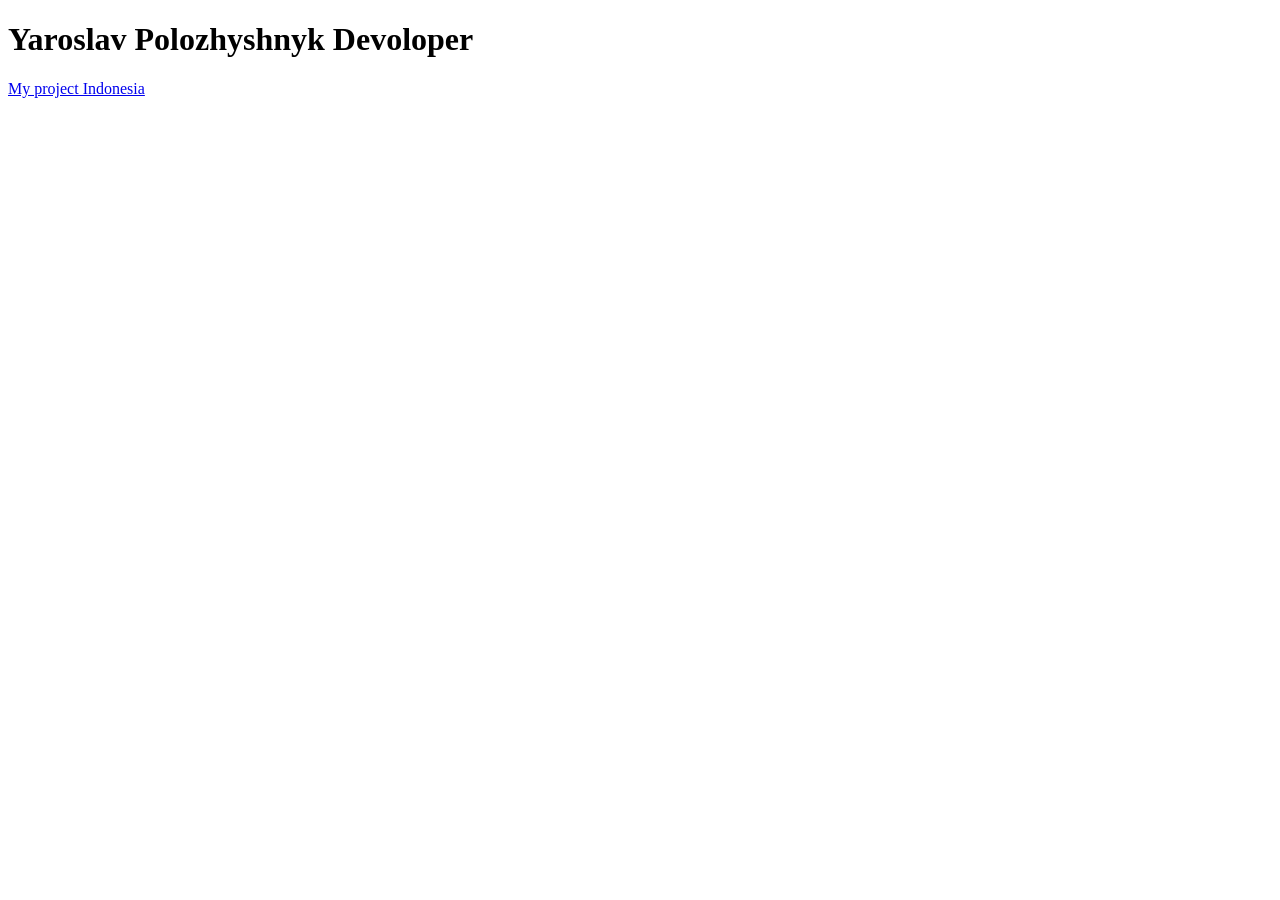
<file: index.html>
<!DOCTYPE html>
<html lang="en">
<head>
    <meta charset="UTF-8">
    <meta name="viewport" content="width=device-width, initial-scale=1.0">
    <title>Yaroslav Polozhyshnyk Devoloper</title>
</head>
<body>
    <h1>Yaroslav Polozhyshnyk Devoloper</h1>
    <a href="https://wctoileet67.github.io/indonesia" target="_blank">My project Indonesia</a>
</body>
</html>
</file>
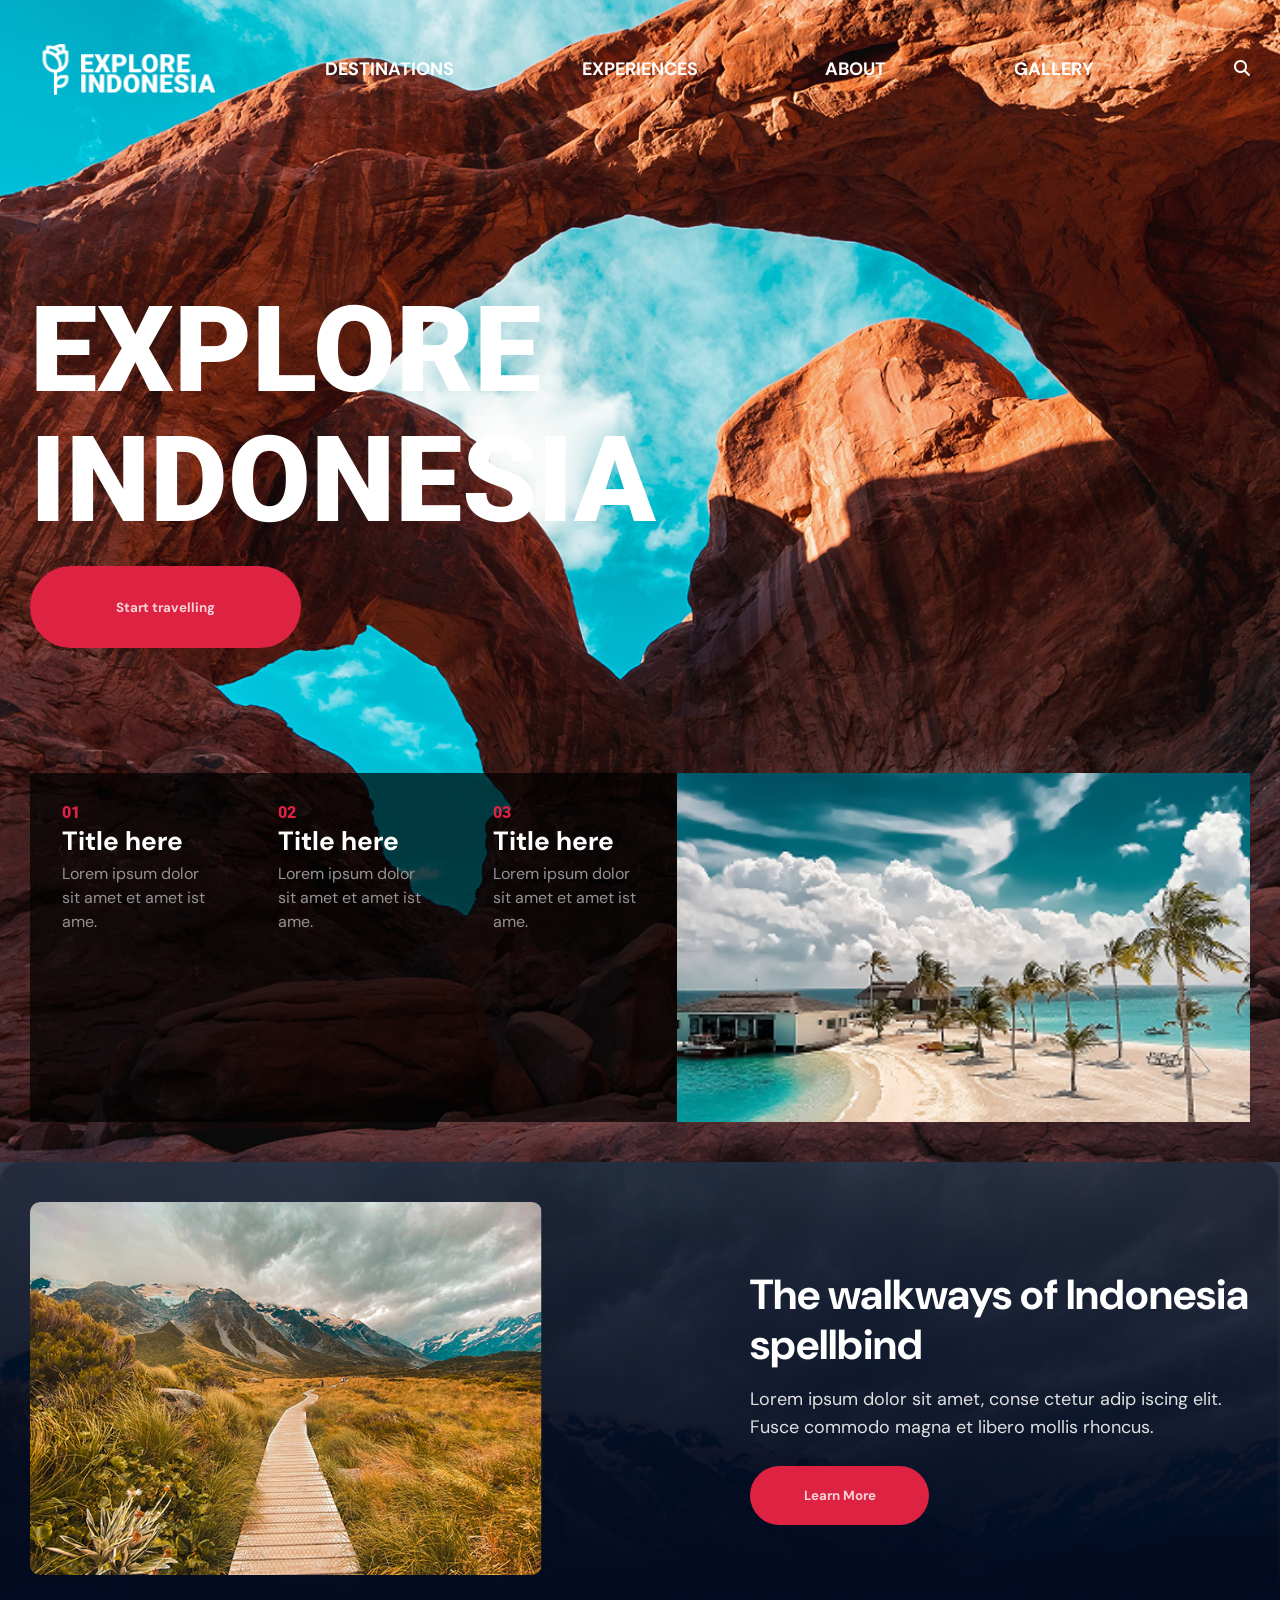
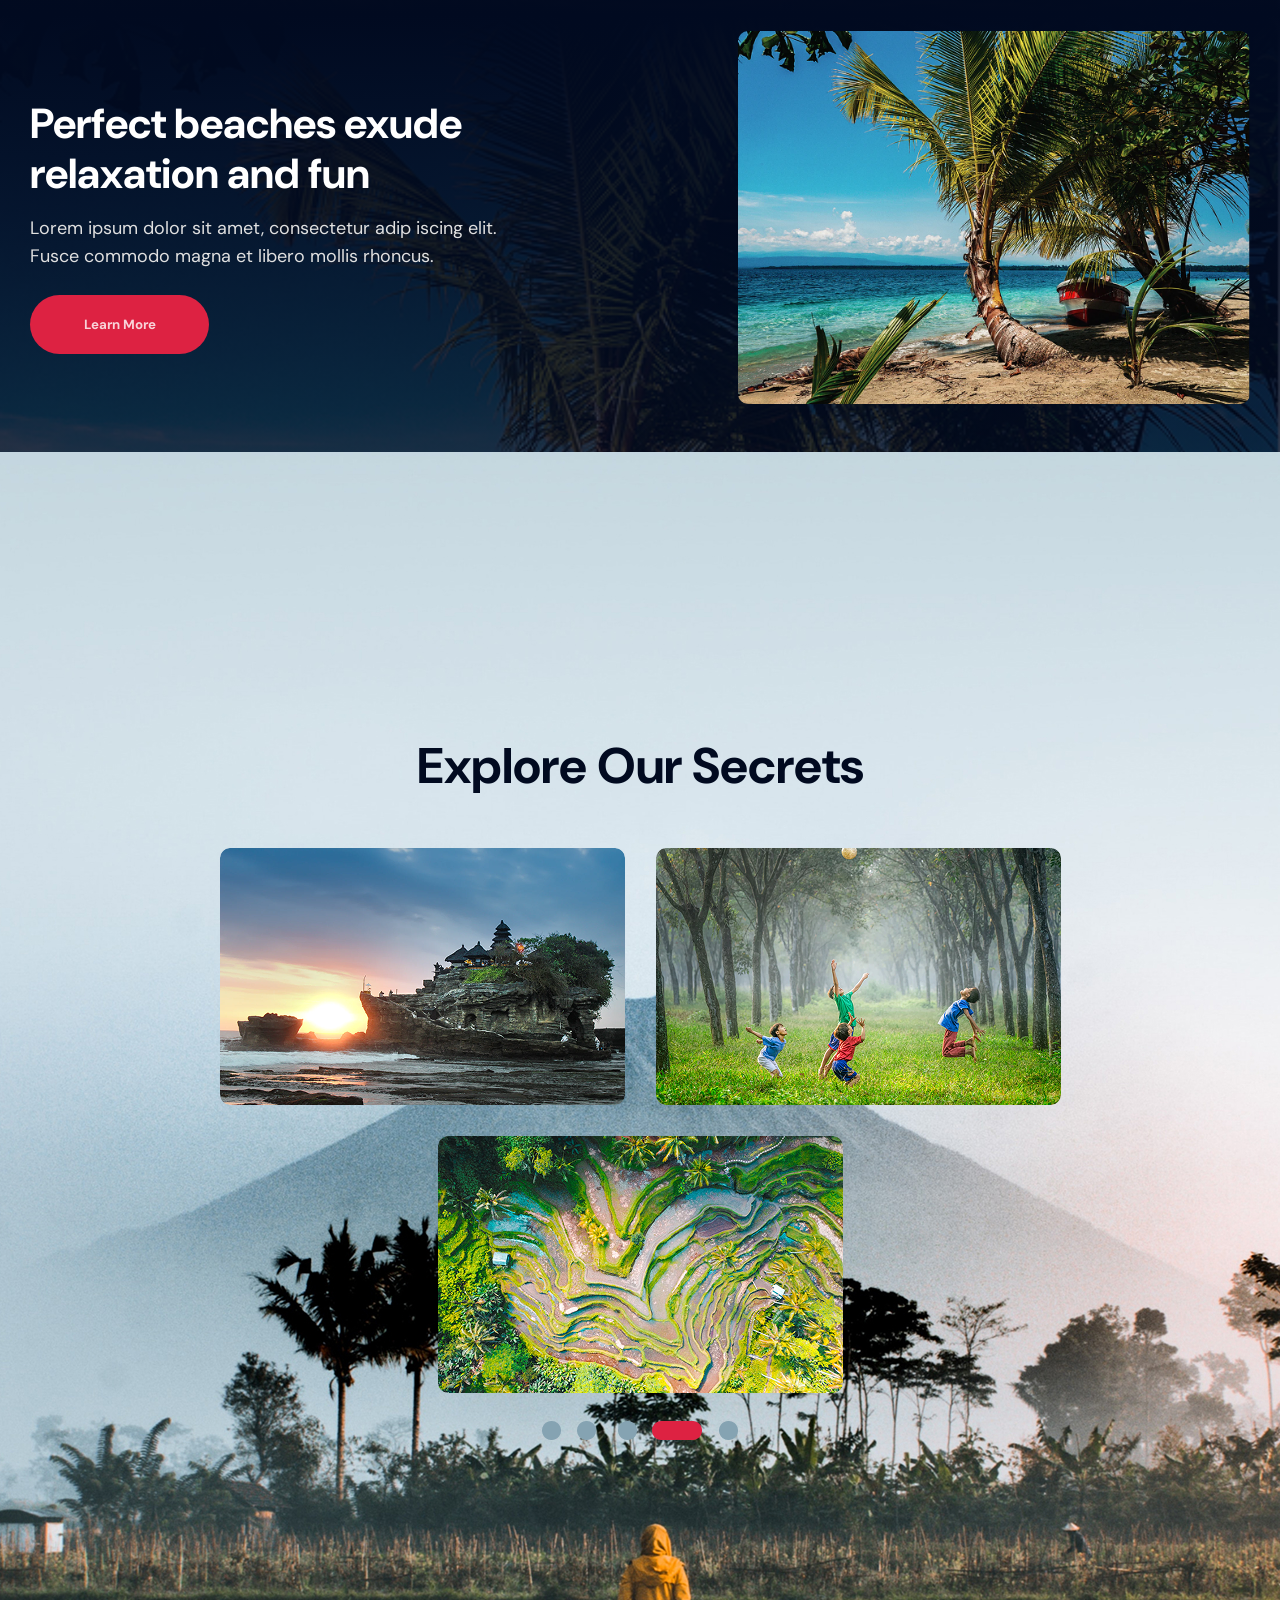
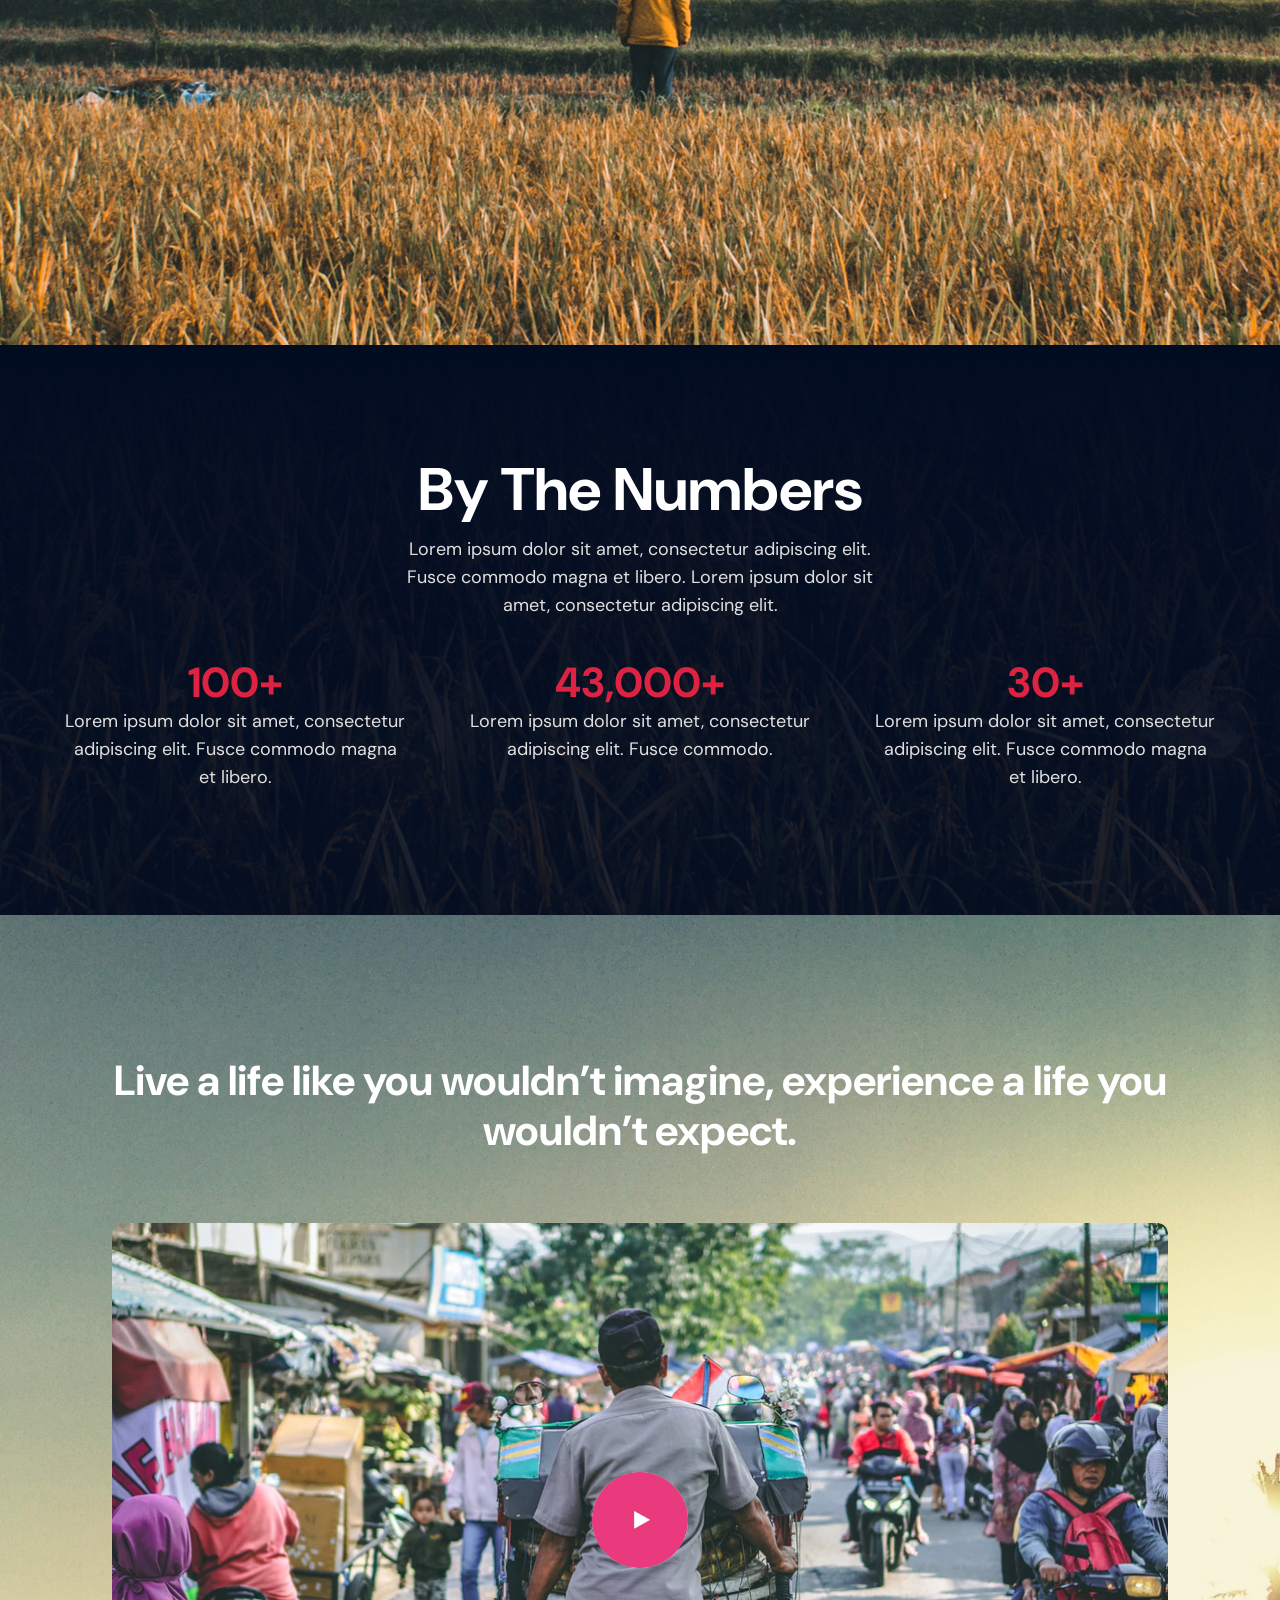
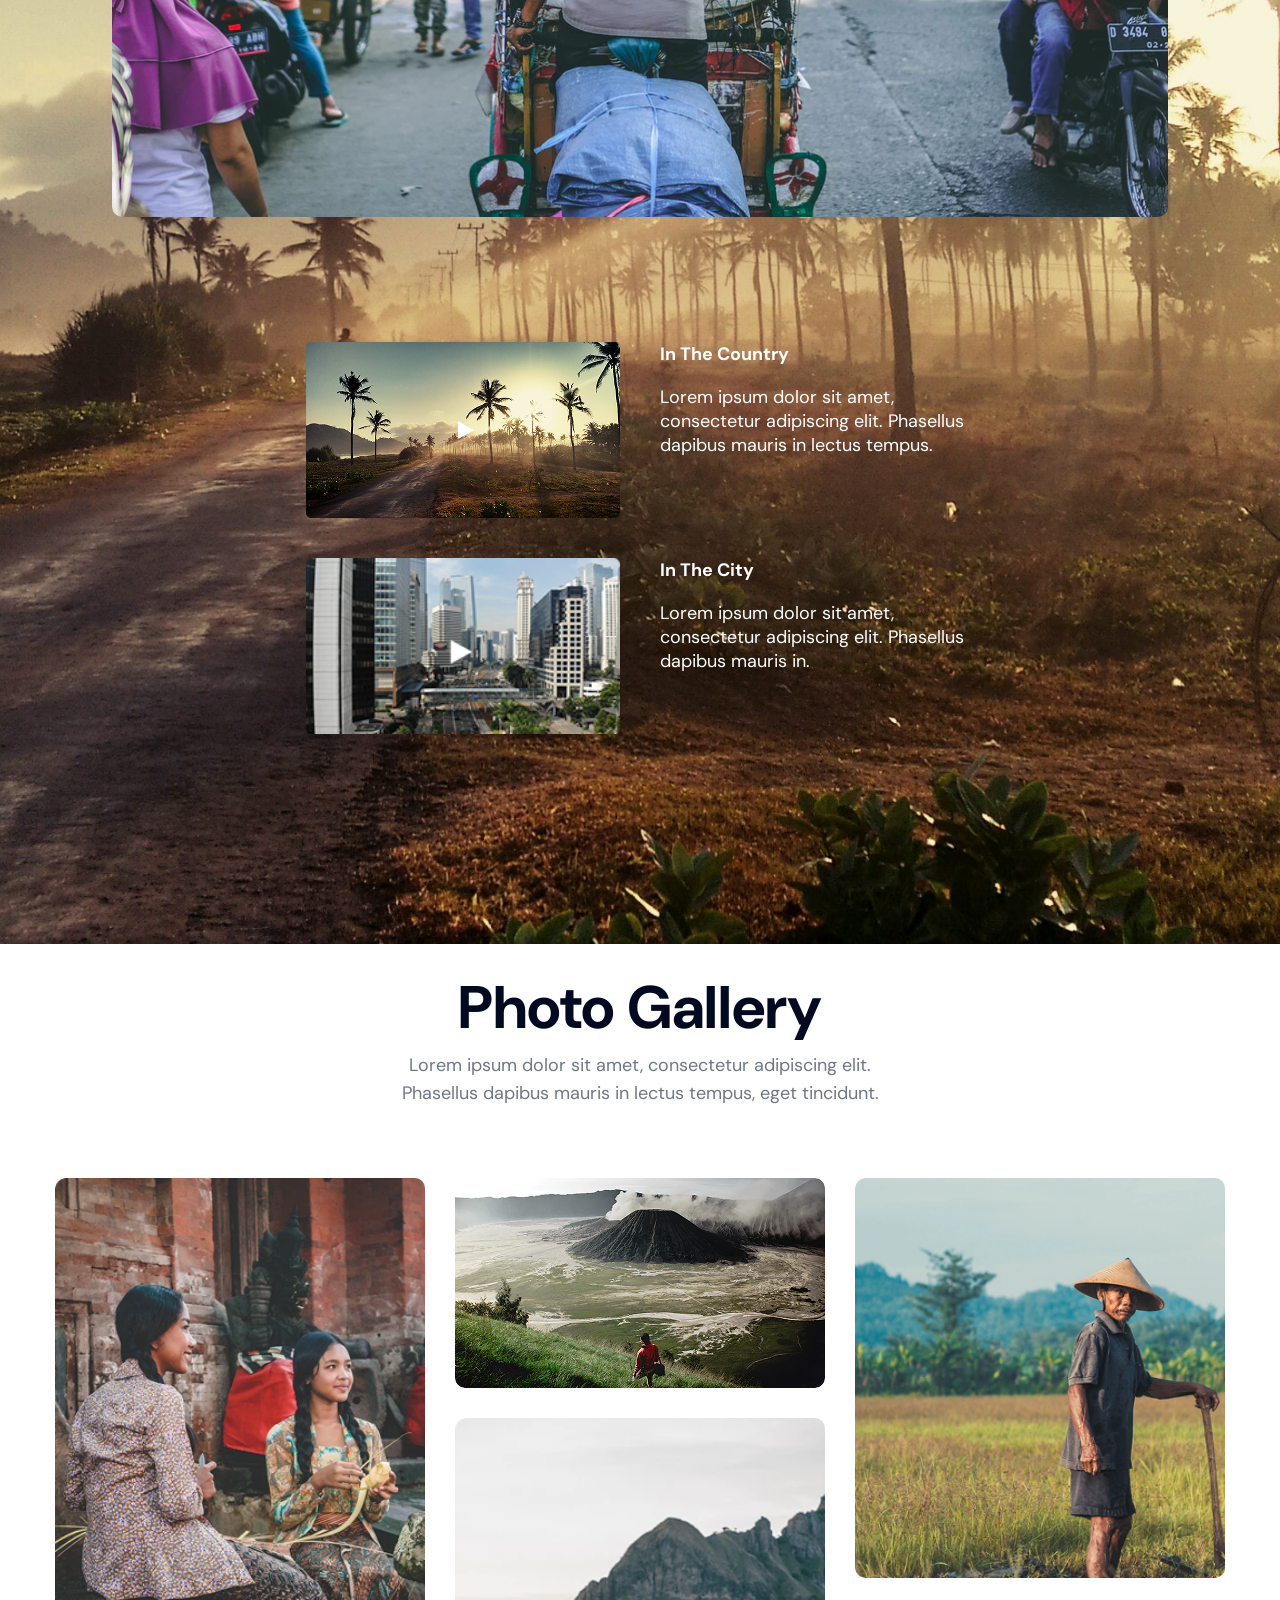
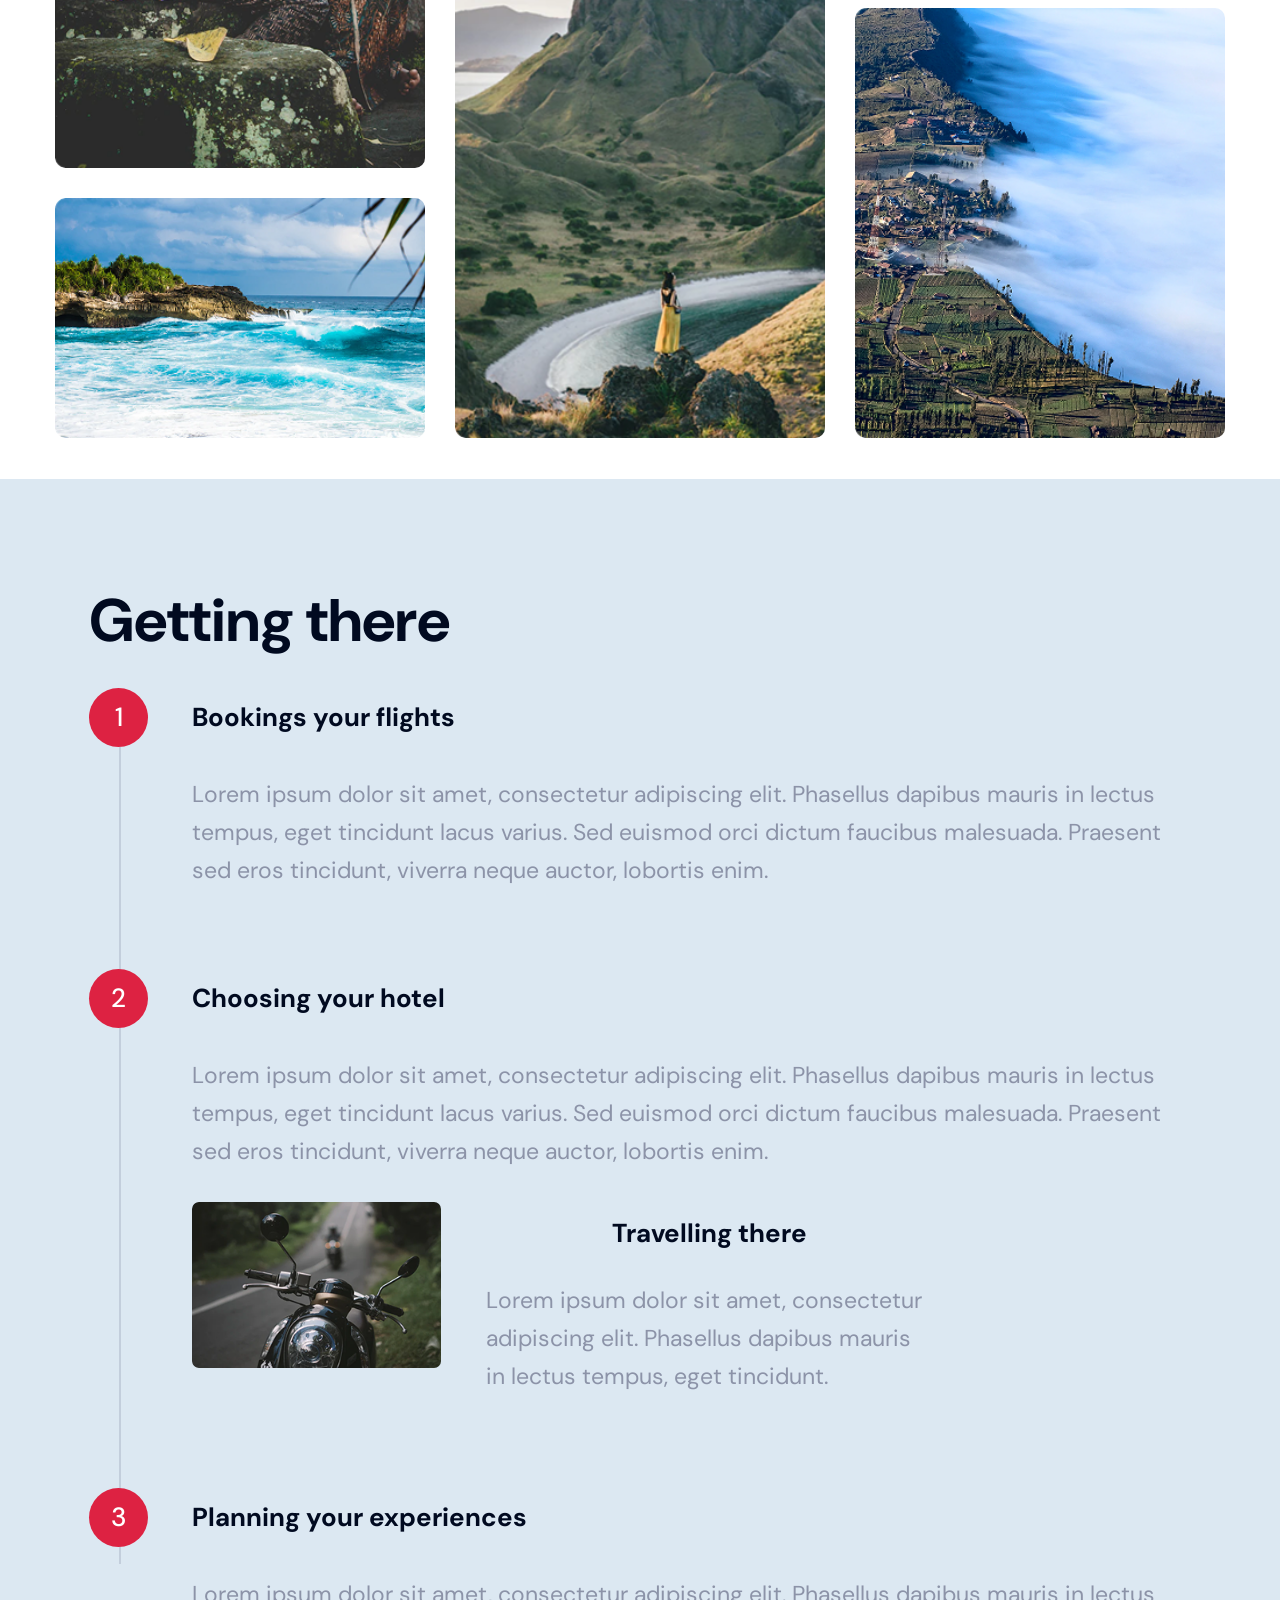
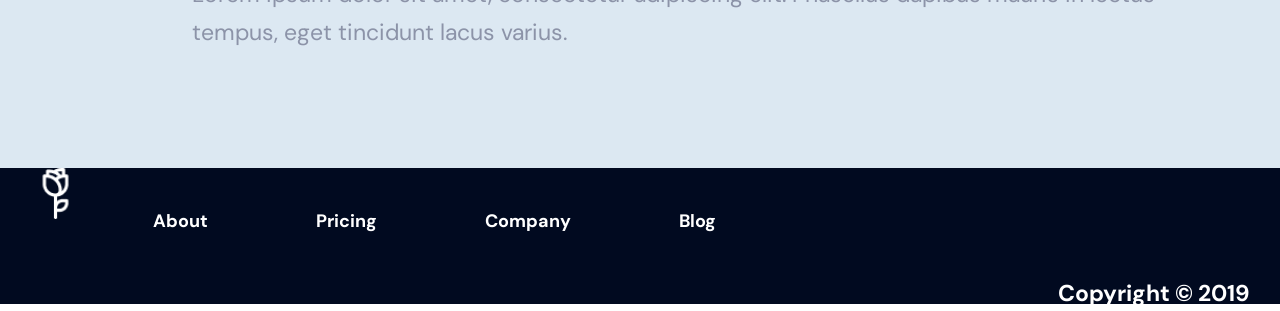
<file: indonesia/index.html>
<!DOCTYPE html>
<html lang="en">

<head>
    <meta charset="UTF-8">
    <meta name="viewport" content="width=device-width, initial-scale=1.0">
    <title>Explore Indonesia</title>
    <link rel="icon" type="image/x-icon" href="./img/favicon-32x32.png">
    <link rel="stylesheet" href="https://cdnjs.cloudflare.com/ajax/libs/font-awesome/6.7.2/css/all.min.css"
        integrity="sha512-Evv84Mr4kqVGRNSgIGL/F/aIDqQb7xQ2vcrdIwxfjThSH8CSR7PBEakCr51Ck+w+/U6swU2Im1vVX0SVk9ABhg=="
        crossorigin="anonymous" referrerpolicy="no-referrer" />
    <link rel="stylesheet" href="style.css">
</head>

<body>
    <section class="firstScreen">
        <div class="wrap">
            <header>
                <div class="logo">
                    <div class="logoFlower"></div>
                    <div class="logoText"></div>
                </div>
                <nav class="mobileMenu">
                    <div class="mobileIcons">
                        <i id="openBurger" class="fa-solid fa-bars"></i>
                        <i id="closeBurger" class="fa-solid fa-x hide"></i>
                    </div>
                    <ul class="mobileMenuList">
                        <li>
                            <a href="#">destinations</a>
                        </li>
                        <li>
                            <a href="#">experiences</a>
                        </li>
                        <li>
                            <a href="#">about</a>
                        </li>
                        <li>
                            <a href="#">gallery</a>
                        </li>
                    </ul>
                </nav>
                <nav class="desktopMenu">
                    <ul class="desktopMenuList">
                        <li>
                            <a href="#">destinations</a>
                        </li>
                        <li>
                            <a href="#">experiences</a>
                        </li>
                        <li>
                            <a href="#">about</a>
                        </li>
                        <li>
                            <a href="#">gallery</a>
                        </li>
                    </ul>
                </nav>
                <div class="headerSearch">
                    <i class="fa-solid fa-magnifying-glass"></i>
                </div>
            </header>
            <h1>explore <br> indonesia</h1>
            <button class="redBtn mainBtn">Start travelling</button>
            <div class="mainContainer">
                <div class="mainBox">
                    <div class="mainBoxCount">01</div>
                    <div class="mainBoxTitle">Title here</div>
                    <div class="mainBoxContent">Lorem ipsum dolor sit amet et amet ist ame.</div>
                </div>
                <div class="mainBox">
                    <div class="mainBoxCount">02</div>
                    <div class="mainBoxTitle">Title here</div>
                    <div class="mainBoxContent">Lorem ipsum dolor sit amet et amet ist ame.</div>
                </div>
                <div class="mainBox pb-32">
                    <div class="mainBoxCount">03</div>
                    <div class="mainBoxTitle">Title here</div>
                    <div class="mainBoxContent">Lorem ipsum dolor sit amet et amet ist ame.</div>
                </div>
                <img src="./img/bgSea.png" class="mainContainerImg"></img>
            </div>
        </div>
    </section>

    <section class="walkaways">
        <div class="wrap">
            <div class="walkAwaysContainer">
                <img src="./img/bgMounntia.png" class="walkAwaysImg"></img>
                <div class="walkAwaysContent">
                    <div class="walksAwaysTitle">The walkways of Indonesia spellbind</div>
                    <div class="walksAwaysText">Lorem ipsum dolor sit amet, conse ctetur adip iscing elit. Fusce commodo
                        magna et libero mollis rhoncus. </div>
                    <button class="redBtn walksAwaysBtn">Learn More</button>
                </div>
            </div>
        </div>
    </section>

    <section class="beach">
        <div class="wrap">
            <div class="walkAwaysContainer">
                <img src="./img/bgBeach.png" class="beachImg"></img>
                <div class="walkAwaysContent">
                    <div class="walksAwaysTitle">Perfect beaches exude relaxation and fun</div>
                    <div class="walksAwaysText">Lorem ipsum dolor sit amet, consectetur adip iscing elit. Fusce commodo
                        magna et libero mollis rhoncus. </div>
                    <button class="redBtn walksAwaysBtn">Learn More</button>
                </div>
            </div>
        </div>
    </section>

    <section class="secrets">
        <div class="wrap">
            <div class="exploreTitle">Explore Our Secrets</div>
            <div class="exploreContainer">
                <div class="secretBox secretSea"></div>
                <div class="secretBox secretForest"></div>
                <div class="secretBox secretRocks"></div>
            </div>
            <div class="secretIcon"></div>
        </div>
        <div class="secretFooter">
            <div class="secretFooterTitle">By The Numbers</div>
            <div class="secretFooterContent">Lorem ipsum dolor sit amet, consectetur adipiscing elit. Fusce commodo
                magna et libero. Lorem ipsum dolor sit amet, consectetur adipiscing elit.</div>
            <div class="secretFooterContainer">
                <div class="secretFooterBox">
                    <div class="secretFooterTitleStyles">100+</div>
                    <div class="secretFooterContent">Lorem ipsum dolor sit amet, consectetur adipiscing elit. Fusce
                        commodo
                        magna et libero.</div>
                </div>
                <div class="secretFooterBox">
                    <div class="secretFooterTitleStyles">43,000+</div>
                    <div class="secretFooterContent">Lorem ipsum dolor sit amet, consectetur adipiscing elit. Fusce
                        commodo.</div>
                </div>
                <div class="secretFooterBox">
                    <div class="secretFooterTitleStyles">30+</div>
                    <div class="secretFooterContent">Lorem ipsum dolor sit amet, consectetur adipiscing elit. Fusce
                        commodo
                        magna et libero.</div>
                </div>
            </div>
        </div>
    </section>

    <section class="live">
        <div class="wrap">
            <div class="walksAwaysTitle textCenter">
                Live a life like you wouldn’t imagine, experience a life you wouldn’t expect.
            </div>
            <div class="indonesiaImg">
                <button class="bgButton"></button>
            </div>
            <div class="liveContainer">
                <div class="liveBox">
                    <div class="liveBoxImg"></div>
                    <div class="liveBoxContent">
                        <div class="liveContentTitle">In The Country</div>
                        <div class="liveContentText">Lorem ipsum dolor sit amet, consectetur adipiscing elit. Phasellus
                            dapibus mauris in lectus tempus.</div>
                    </div>
                </div>
                <div class="liveBox1">
                    <div class="liveBoxImg1"></div>
                    <div class="liveBoxContent">
                        <div class="liveContentTitle">In The City</div>
                        <div class="liveContentText">Lorem ipsum dolor sit amet, consectetur adipiscing elit. Phasellus
                            dapibus mauris in.</div>
                    </div>
                </div>
            </div>
    </section>

    <section class="foto">
        <div class="wrap">
            <div class="fotoTitle">Photo Gallery</div>
            <div class="fotoText">Lorem ipsum dolor sit amet, consectetur adipiscing elit. Phasellus dapibus mauris in
                lectus tempus, eget tincidunt.</div>
            <div class="fotoContainer">
                <div class="fotoBox fotoGirls"></div>
                <div class="fotoBox fotoOcean"></div>
                <div class="fotoBox fotoMountians"></div>
                <div class="fotoBox fotoMan"></div>
                <div class="fotoBox fotoRiver"></div>
                <div class="fotoBox fotoFog"></div>
            </div>
        </div>
    </section>

    <section class="gettingThere">
        <div class="wrap">
            <div class="fotoTitle">Getting there</div>
            <div class="gettingThereContainer">
                <div class="getBox">
                    <div class="getBoxFlex">
                        <div class="getRedCircle">1
                            <div class="verticalLine"></div>
                        </div>
                        <div class="getTitle">Bookings your flights</div>
                    </div>
                    <div class="getText">Lorem ipsum dolor sit amet, consectetur adipiscing elit. Phasellus dapibus
                        mauris in lectus tempus, eget tincidunt lacus varius. Sed euismod orci dictum faucibus
                        malesuada. Praesent sed eros tincidunt, viverra neque auctor, lobortis enim.</div>
                    <button class="show" id="showText">Show more</button>
                </div>
                <div class="getBox mt-32-80">
                    <div class="getBoxFlex">
                        <div class="getRedCircle">2</div>
                        <div class="getTitle">Choosing your hotel</div>
                    </div>
                    <div class="getText" id="getText2">Lorem ipsum dolor sit amet, consectetur adipiscing elit.
                        Phasellus dapibus mauris in lectus tempus, eget tincidunt lacus varius. Sed euismod orci dictum
                        faucibus malesuada. Praesent sed eros tincidunt, viverra neque auctor, lobortis enim.</div>
                    <button class="show" id="showText2">Show more</button>
                    <div class="getFlex">
                        <div class="getBoxImg"></div>
                        <div class="getContainer">
                            <div class="getTitle mobileHidden">Travelling there</div>
                            <div class="getText" id="getText3">Lorem ipsum dolor sit amet, consectetur adipiscing elit.
                                Phasellus dapibus mauris in lectus tempus, eget tincidunt.
                            </div>
                            <button class="show" id="showText3">Show more</button>
                        </div>
                    </div>
                </div>
                <div class="getBox mt-32-80">
                    <div class="getBoxFlex">
                        <div class="getRedCircle">3</div>
                        <div class="getTitle">Planning your experiences</div>
                    </div>
                    <div class="getText" id="getText4">Lorem ipsum dolor sit amet, consectetur adipiscing elit.
                        Phasellus dapibus mauris in lectus tempus, eget tincidunt lacus varius. </div>
                    <button class="show" id="showText4">Show more</button>
                </div>
            </div>
        </div>
    </section>

    <footer>
        <div class="wrap">
            <div class="footerTextContainer">
                <div class="logoFlower"></div>
                <div class="footerText">About</div>
                <div class="footerText footerText1">Pricing</div> 
                <div class="footerText footerText2">Company</div>
                <div class="footerText">Blog</div>
            </div>
            <div class="copyright">Copyright © 2019</div>
        </div>
    </footer>

    <!--https://www.figma.com/design/Omz2Jay3jaSRcAnLbLaxMB/Explore-Indonesia--Copy-?node-id=3802-49&t=bAyOKMoQ7qIDv7Cd-0-->
    <script src="script.js"></script>
</body>

</html>
<!--Flex задається батьківському тегу, а керує дочірніми-->
</file>
<file: indonesia/style.css>
@import url('https://fonts.googleapis.com/css2?family=DM+Sans:ital,opsz,wght@0,9..40,100..1000;1,9..40,100..1000&display=swap');
@import url('https://fonts.googleapis.com/css2?family=Roboto:ital,wght@0,100..900;1,100..900&display=swap');
@import url("./firstScreen.css");
@import url("./walkAways.css");
@import url("./explore.css");
@import url("./live.css");
@import url("./foto.css");
@import url("./gettingThere.css");
@import url("./footer.css");



:root {
--font-DM-Sans:"DM Sans", sans-serif;
--font-Roboto:"Roboto", sans-serif;
}
* {
margin: 0;
padding: 0;
box-sizing: border-box;
}

ul {
list-style-type: none;
}

a {
text-decoration: none;
}
img {
width: 100%;
height: auto;
display: block;
}

.wrap {
margin: auto;
max-width: 1780px;
padding: 0 30px;
}

.redBtn {
background-color: #DD2242;
color: #FFFFFFCC;
font-weight: 700;
font-family: var(--font-DM-Sans);
border-radius: 999px;
border: none;
}

.textCenter {
text-align: center;
}
</file>
